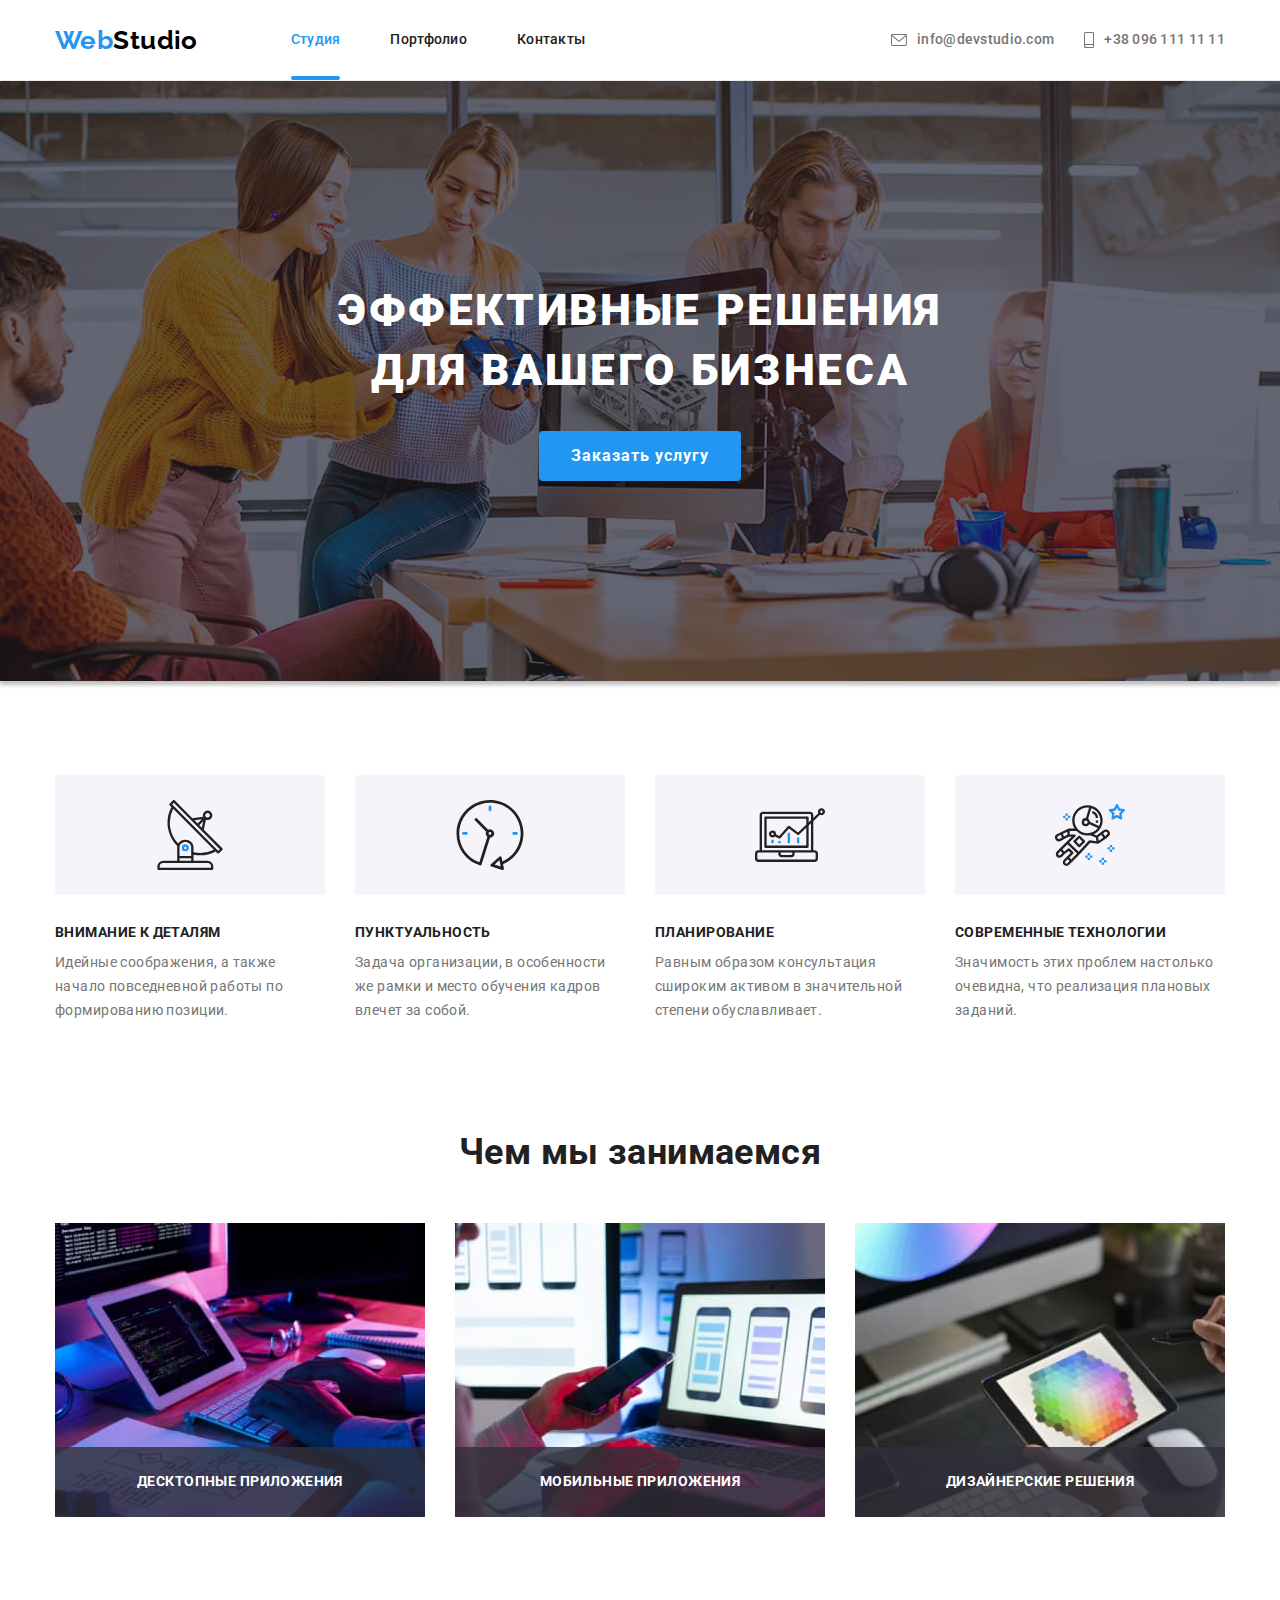
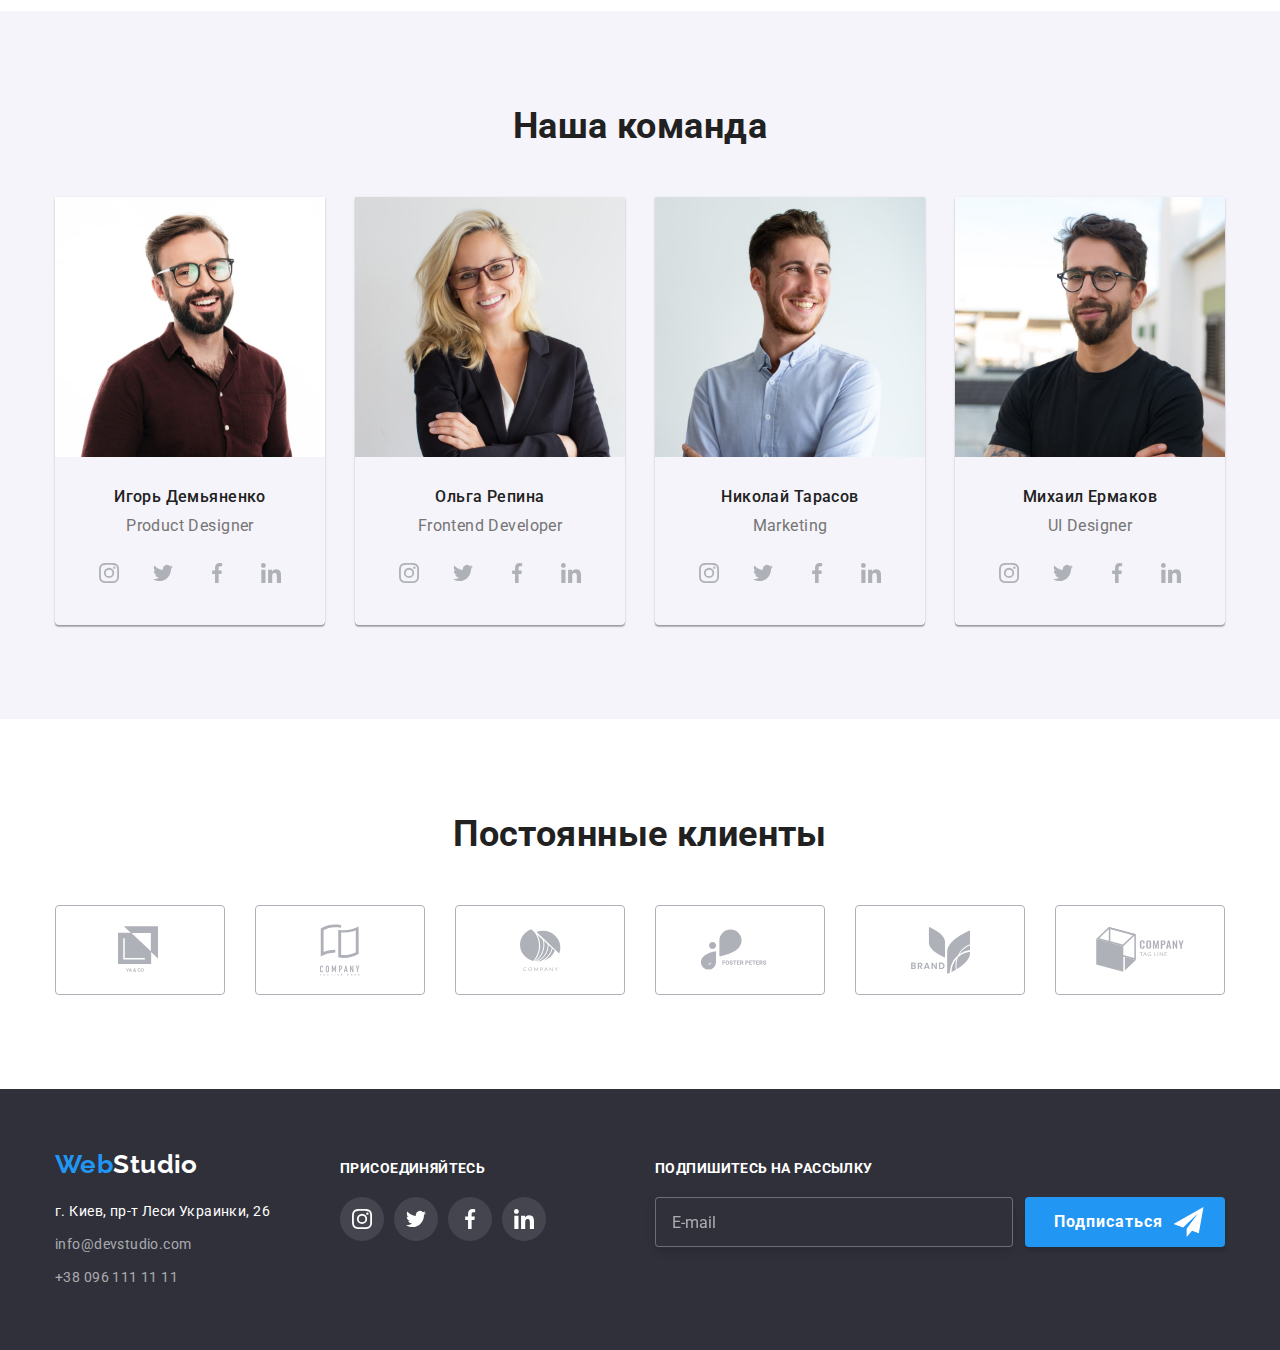
<file: index.html>
<!DOCTYPE html>
<html lang="ru">

<head>
  <meta charset="UTF-8" />
  <meta name="viewport" content="width=device-width, initial-scale=1.0" />
  <title>Document</title>
  <link rel="stylesheet"
    href="https://cdnjs.cloudflare.com/ajax/libs/modern-normalize/1.0.0/modern-normalize.min.css" />
  <link rel="preconnect" href="https://fonts.gstatic.com" />
  <link href="https://fonts.googleapis.com/css2?family=Raleway:wght@700&family=Roboto:wght@400;500;700;900&display=swap"
    rel="stylesheet" />
  <link rel="stylesheet" href="./css/main.min.css" />
</head>

<body>
  <header class="header">
    <div class="container header__container">
      <a class="logo" href="./index.html"><span>Web</span>Studio</a>
      <nav>
        <ul class="header-nav">
          <li class="header-nav__item">
            <a class="header-nav__page header-nav__page--current" href="./index.html">Студия</a>
          </li>
          <li class="header-nav__item">
            <a class="header-nav__page " href="./page1.html">Портфолио</a>
          </li>
          <li class="header-nav__item">
            <a class="header-nav__page " href="#">Контакты</a>
          </li>
        </ul>
      </nav>
      <ul class="header-kontakt">
        <li class="header-kontakt__subject">
          <a class="header-kontakt__link" href="mailto:info@devstudio.com">
            <svg class="header-kontakt__icon" height="12" width="16">
              <use href="./Images/symbol-defs.svg#icon-envelope"></use>
            </svg>
            info@devstudio.com
          </a>
        </li>
        <li class="header-kontakt__subject">
          <a class="header-kontakt__link" href="tel:+380961111111">
            <svg class="header-kontakt__icon" height="16" width="10">
              <use href="./Images/symbol-defs.svg#icon-smartphone"></use>
            </svg>
            +38 096 111 11 11
          </a>
        </li>
      </ul>
    </div>
  </header>
  <main>
    <section class="hero">
      <div class="container">
        <h1 class="hero__title">
          Эффективные решения<br />
          для вашего бизнеса
        </h1>
        <button data-modal-open class="hero__button" type="button">Заказать услугу</button>
      </div>
    </section>

    <section class="studio">
      <div class="container">
        <h2 class="studio--hidden">Наши преимущества</h2>
        <ul class="studio__list">
          <li class="studio__text studio__ikon-group">
            <h3 class="studio__caption">Внимание к деталям</h3>
            <p class="studio__content">
              Идейные соображения, а также начало повседневной работы по
              формированию позиции.
            </p>
          </li>
          <li class="studio__text studio__ikon-clock">
            <h3 class="studio__caption">Пунктуальность</h3>
            <p class="studio__content">
              Задача организации, в особенности же рамки и место обучения
              кадров влечет за собой.
            </p>
          </li>
          <li class="studio__text studio__ikon-diagram">
            <h3 class="studio__caption">Планирование</h3>
            <p class="studio__content">
              Равным образом консультация сшироким активом в значительной
              степени обуславливает.
              </p>
          </li>
          <li class="studio__text studio__ikon-astro">
            <h3 class="studio__caption">Современные технологии</h3>
            <p class="studio__content">
              Значимость этих проблем настолько очевидна, что реализация
              плановых заданий.
            </p>
          </li>
        </ul>
      </div>
    </section>
    <section class="works">
      <div class="container">
        <h2>Чем мы занимаемся</h2>
        <ul class="works__product">
          <li class="works__pictures">
            <img src="./Images/box1.jpg " alt="работа на компьютере" width="370" />
            <a class="works__link" href="">
              <h3 class="works__caption">Десктопные приложения</h3>
            </a>
          </li>
          <li class="works__pictures">
            <img src="./Images/box2.jpg" alt="работа за ноутбуком" width="370" />
            <a class="works__link" href="">
              <h3 class="works__caption">Мобильные приложения</h3>
            </a>
          </li>
          <li class="works__pictures">
            <img src="./Images/box3.jpg" alt="работа с планшетом" width="370" />
            <a class="works__link" href="">
              <h3 class="works__caption">Дизайнерские решения</h3>
            </a>
          </li>
        </ul>
      </div>
    </section>
    <section class="foto">
      <div class="container">
        <h2>Наша команда</h2>
        <ul class="foto__comand">
          <li class="foto__person">
            <img src="./Images/img4.jpg " alt="фото человека 1" width="270" />
            <h3 class="foto__caption">Игорь Демьяненко</h3>
            <p class="foto__content">Product Designer</p>


            <ul class="social-net">
              <li class="social-net__list">
                <a class="social-net__link" href="https://www.instagram.com/">
                  <svg class="social-net__ikon">
                    <use href="./Images/symbol-defs.svg#icon-instagram"></use>
                  </svg>
                </a>
              </li>
              <li class="social-net__list">
                <a class="social-net__link" href="https://twitter.com/">
                  <svg class="social-net__ikon">
                    <use href="./Images/symbol-defs.svg#icon-twitter"></use>
                  </svg>
                </a>
              </li>
              <li class="social-net__list">
                <a class="social-net__link" href="https://www.facebook.com/">
                  <svg class="social-net__ikon">
                    <use href="./Images/symbol-defs.svg#icon-facebook"></use>
                  </svg>
                </a>
              </li>
              <li class="social-net__list">
                <a class="social-net__link" href="https://www.linkedin.com/">
                  <svg class="social-net__ikon">
                    <use href="./Images/symbol-defs.svg#icon-linkedin"></use>
                  </svg>
                </a>
              </li>
            </ul>


          </li>
          <li class="foto__person">
            <img src="./Images/img5.jpg " alt="фото человека 2" width="270" />
            <h3 class="foto__caption">Ольга Репина</h3>
            <p class="foto__content">Frontend Developer</p>
            <ul class="social-net">
              <li class="social-net__list">
                <a class="social-net__link" href="https://www.instagram.com/">
                  <svg class="social-net__ikon">
                    <use href="./Images/symbol-defs.svg#icon-instagram"></use>
                  </svg>
                </a>
              </li>
              <li class="social-net__list">
                <a class="social-net__link" href="https://twitter.com/">
                  <svg class="social-net__ikon">
                    <use href="./Images/symbol-defs.svg#icon-twitter"></use>
                  </svg>
                </a>
              </li>
              <li class="social-net__list">
                <a class="social-net__link" href="https://www.facebook.com/">
                  <svg class="social-net__ikon">
                    <use href="./Images/symbol-defs.svg#icon-facebook"></use>
                  </svg>
                </a>
              </li>
              <li class="social-net__list">
                <a class="social-net__link" href="https://www.linkedin.com/">
                  <svg class="social-net__ikon">
                    <use href="./Images/symbol-defs.svg#icon-linkedin"></use>
                  </svg>
                </a>
              </li>
            </ul>
          </li>
          <li class="foto__person">
            <img src="./Images/img6.jpg" alt="фото человека 3" width="270" />
            <h3 class="foto__caption">Николай Тарасов</h3>
            <p class="foto__content">Marketing</p>
            <ul class="social-net">
              <li class="social-net__list">
                <a class="social-net__link" href="https://www.instagram.com/">
                  <svg class="social-net__ikon">
                    <use href="./Images/symbol-defs.svg#icon-instagram"></use>
                  </svg>
                </a>
              </li>
              <li class="social-net__list">
                <a class="social-net__link" href="https://twitter.com/">
                  <svg class="social-net__ikon">
                    <use href="./Images/symbol-defs.svg#icon-twitter"></use>
                  </svg>
                </a>
              </li>
              <li class="social-net__list">
                <a class="social-net__link" href="https://www.facebook.com/">
                  <svg class="social-net__ikon">
                    <use href="./Images/symbol-defs.svg#icon-facebook"></use>
                  </svg>
                </a>
              </li>
              <li class="social-net__list">
                <a class="social-net__link" href="https://www.linkedin.com/">
                  <svg class="social-net__ikon">
                    <use href="./Images/symbol-defs.svg#icon-linkedin"></use>
                  </svg>
                </a>
              </li>
            </ul>
          </li>
          <li class="foto__person">
            <img src="./Images/img7.jpg" alt="фото человека 4" width="270" />
            <h3 class="foto__caption">Михаил Ермаков</h3>
            <p class="foto__content">UI Designer</p>
            <ul class="social-net">
              <li class="social-net__list">
                <a class="social-net__link" href="https://www.instagram.com/">
                  <svg class="social-net__ikon">
                    <use href="./Images/symbol-defs.svg#icon-instagram"></use>
                  </svg>
                </a>
              </li>
              <li class="social-net__list">
                <a class="social-net__link" href="https://twitter.com/">
                  <svg class="social-net__ikon">
                    <use href="./Images/symbol-defs.svg#icon-twitter"></use>
                  </svg>
                </a>
              </li>
              <li class="social-net__list">
                <a class="social-net__link" href="https://www.facebook.com/">
                  <svg class="social-net__ikon">
                    <use href="./Images/symbol-defs.svg#icon-facebook"></use>
                  </svg>
                </a>
              </li>
              <li class="social-net__list">
                <a class="social-net__link" href="https://www.linkedin.com/">
                  <svg class="social-net__ikon">
                    <use href="./Images/symbol-defs.svg#icon-linkedin"></use>
                  </svg>
                </a>
              </li>
            </ul>
          </li>
        </ul>
      </div>
    </section>
    <section class="client">
      <div class="container">
        <h2>Постоянные клиенты</h2>
        <ul class="client__list">
          <li class="client__name">
            <a class="client__item" href="">
              <svg class="client__logo" height="49.2" width="44.2">
                <use href="./Images/symbol-defs.svg#icon-logo-1"></use>
              </svg>
            </a>
          </li>
          <li class="client__name">
            <a class="client__item" href="">
              <svg class="client__logo" height="52" width="40">
                <use href="./Images/symbol-defs.svg#icon-logo-2"></use>
              </svg>
            </a>
          </li>
          <li class="client__name">
            <a class="client__item" href="">
              <svg class="client__logo" height="42.6" width="41">
                <use href="./Images/symbol-defs.svg#icon-logo-3"></use>
              </svg>
            </a>
          </li>
          <li class="client__name">
            <a class="client__item" href="">
              <svg class="client__logo" height="42" width="79.6">
                <use href="./Images/symbol-defs.svg#icon-logo-4"></use>
              </svg>
            </a>
          </li>
          <li class="client__name">
            <a class="client__item" href="">
              <svg class="client__logo" height="47" width="59">
                <use href="./Images/symbol-defs.svg#icon-logo-5"></use>
              </svg>
            </a>
          </li>
          <li class="client__name">
            <a class="client__item" href="">
              <svg class="client__logo" height="45.4" width="88.4">
                <use href="./Images/symbol-defs.svg#icon-logo-6"></use>
              </svg>
            </a>
          </li>
        </ul>
      </div>
    </section>
  </main>
  <footer class="footer">
    <div class="container footer__container">
      <address>
        <a class="logo footer__logo" href="./index.html"><span>Web</span>Studio</a>
        <ul class="footer-kontakt">
          <li class="footer-kontakt__list">
            <a class="footer-kontakt__link--other" href="https://www.google.com.ua/maps/@50.401699,30.2525114,10z?hl=ru&authuser=0">
              г.
              Киев, пр-т Леси
              Украинки, 26</a>
          </li>
          <li class="footer-kontakt__list">
            <a class="footer-kontakt__link" href="mailto:info@devstudio.com">info@devstudio.com</a>
          </li>
          <li class="footer-kontakt__list">
            <a class="footer-kontakt__link" href="tel:+380961111111">+38 096 111 11 11</a>
          </li>
        </ul>
      </address>
      <div class="footer-attach">
        <p class="footer-attach__text">присоединяйтесь</p>
        <ul class="social-net footer__social-net">
          <li class="social-net__list ">
            <a class="social-net__link social-net__link--inverse" href="https://www.instagram.com/">
              <svg class="social-net__ikon">
                <use href="./Images/symbol-defs.svg#icon-instagram"></use>
              </svg>
            </a>
          </li>
          <li class="social-net__list  ">
            <a class="social-net__link social-net__link--inverse " href="https://twitter.com/">
              <svg class="social-net__ikon">
                <use href="./Images/symbol-defs.svg#icon-twitter"></use>
              </svg>
            </a>
          </li>
          <li class="social-net__list ">
            <a class="social-net__link social-net__link--inverse" href="https://www.facebook.com/">
              <svg class="social-net__ikon">
                <use href="./Images/symbol-defs.svg#icon-facebook"></use>
              </svg>
            </a>
          </li>
          <li class="social-net__list  ">
            <a class="social-net__link social-net__link--inverse" href="https://www.linkedin.com/">
              <svg class="social-net__ikon">
                <use href="./Images/symbol-defs.svg#icon-linkedin"></use>
              </svg>
            </a>
          </li>
        </ul>
      </div>
      <div class="footer-forma">
        <p class="footer-forma__text">Подпишитесь на рассылку</p>
        <form class="footer-forma__list">
          <label for="email">
            <input class="footer-forma__label" type="email" name="mail" id="email" placeholder="E-mail" />
          </label>
          <button class="footer-forma__button" type="submit">Подписаться
            <svg class="footer-forma__button-ikon" height="30" width="31">
              <use href="./Images/symbol-defs.svg#icon-icon-send">
              </use>
            </svg>
          </button>
        </form>
      </div>
    </div>
  </footer>

  <div class="backdrop is-hidden " data-modal>
    <div class="modal">
      <button class=" modal__button--close" data-modal-close type="button">
        <svg height="11" width="11">
          <use href="./Images/symbol-defs.svg#icon-Vector"></use>
        </svg>
      </button>

      <form class="form-modal" autocomplete="off">
        <h3 class="form-modal__caption">
          Оставьте свои данные, мы вам перезвоним
        </h3>
        <div class="form-modal__field">
          <label class="form-modal__label" for="name">Имя</label>
          <div class="form-modal__input">
            <input class="form-modal__position" type="text" name="name" id="name" />
            <svg class="form-modal__ikon" height="18" width="18">
              <use href="./Images/symbol-defs.svg#icon-person"></use>
            </svg>
          </div>
        </div>
        <div class="form-modal__field">
          <label class="form-modal__label" for="tel">Телефон</label>
          <div class="form-modal__input">
            <input class="form-modal__position" type="text" name="tel" id="tel" />
            <svg class="form-modal__ikon" height="18" width="18">
              <use href="./Images/symbol-defs.svg#icon-phone"></use>
            </svg>
          </div>
        </div>
        <div class="form-modal__field">
          <label class="form-modal__label" for="mail">Почта</label>
          <div class="form-modal__input">
            <input class="form-modal__position" type="email" name="mail" id="mail" />
            <svg class="form-modal__ikon" height="18" width="18">
              <use href="./Images/symbol-defs.svg#icon-email"></use>
            </svg>
          </div>
        </div>
        <div class="form-modal__field form-modal__field--last">
          <label class="form-modal__label" for="comment">Комментарий </label>
          <textarea class="form-modal__textarea" name="comment" id="comment" rows="11"
            placeholder="Введите текст"> </textarea>
        </div>

        <label class="form-modal__check">
          <input class="form-modal__checkbox form-modal__checkbox--hidden" type="checkbox" name="agreement" value="agreeme">
          <span class="form-modal__castomcheck"></span>
          <span class="form-modal__agreeme">Соглашаюсь с рассылкой и принимаю</span>
          <a class="form-modal__contract" href="#">Условия договора</a>
        </label>
        <button class="button form-modal__button" type="submit">Отправить </button>
      </form>
    </div>
  </div>
  <script src="./js/modal.js"></script>
</body>

</html>
</file>
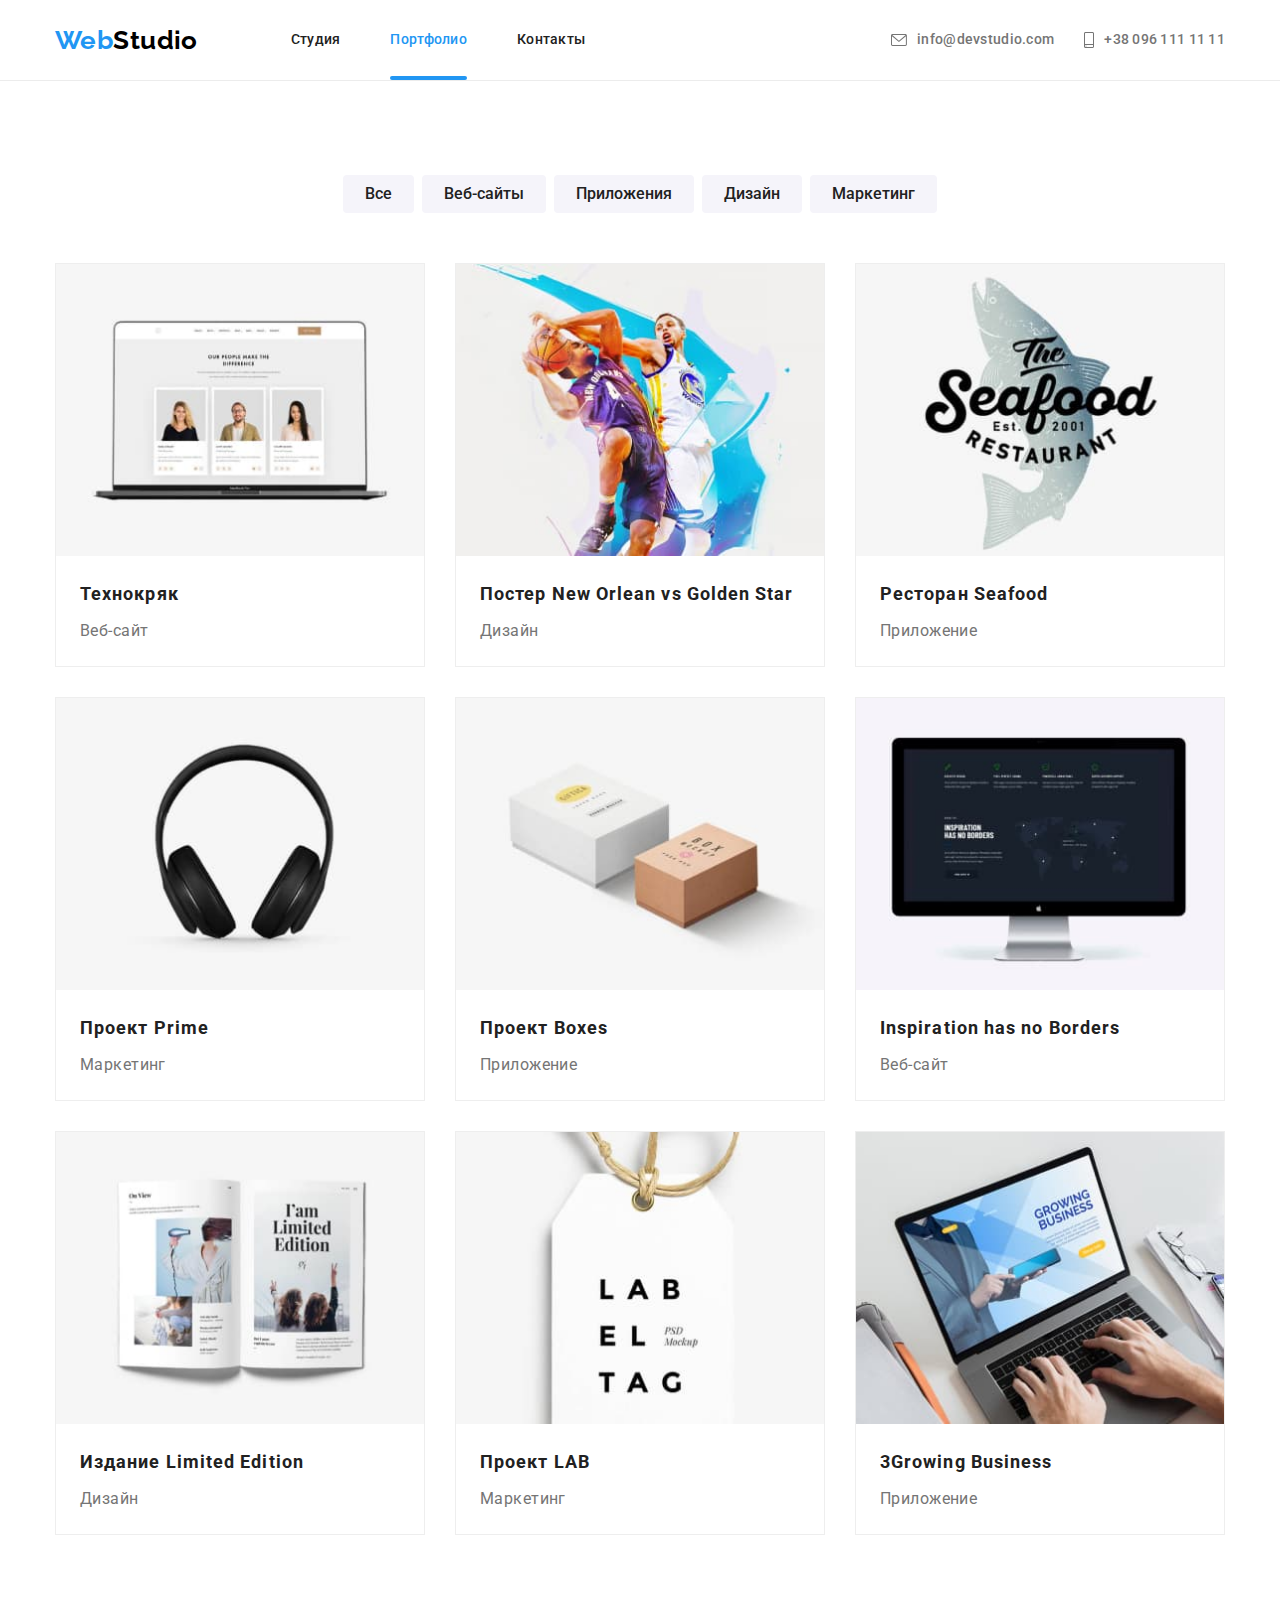
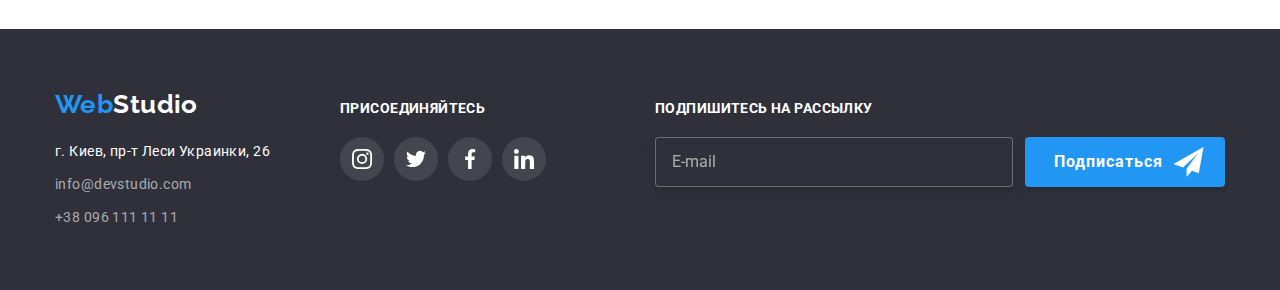
<file: page1.html>
<!DOCTYPE html>
<html lang="ru">
<head>
  <meta charset="UTF-8" />
  <meta name="viewport" content="width=device-width, initial-scale=1.0" />
  <title>Document</title>
  <link rel="stylesheet"
    href="https://cdnjs.cloudflare.com/ajax/libs/modern-normalize/1.0.0/modern-normalize.min.css" />
  <link rel="preconnect" href="https://fonts.gstatic.com" />
  <link href="https://fonts.googleapis.com/css2?family=Raleway:wght@700&family=Roboto:wght@400;500;700;900&display=swap"
    rel="stylesheet" />
  <link rel="stylesheet" href="./css/main.min.css" />
</head>

<body>
  <header class="header">
    <div class="container header__container">
      <a class="logo" href="./index.html"><span>Web</span>Studio</a>
      <nav>
        <ul class="header-nav">
          <li class="header-nav__item">
            <a class="header-nav__page " href="./index.html">Студия</a>
          </li>
          <li class="header-nav__item">
            <a class="header-nav__page header-nav__page--current" href="./page1.html">Портфолио</a>
          </li>
          <li class="header-nav__item">
            <a class="header-nav__page " href="#">Контакты</a>
          </li>
        </ul>
      </nav>
      <ul class="header-kontakt">
        <li class="header-kontakt__subject">
          <a class="header-kontakt__link" href="mailto:info@devstudio.com">
            <svg class="header-kontakt__icon" height="12" width="16">
              <use href="./Images/symbol-defs.svg#icon-envelope"></use>
            </svg>
            info@devstudio.com
          </a>
        </li>
        <li class="header-kontakt__subject">
          <a class="header-kontakt__link" href="tel:+380961111111">
            <svg class="header-kontakt__icon" height="16" width="10">
              <use href="./Images/symbol-defs.svg#icon-smartphone"></use>
            </svg>
            +38 096 111 11 11
          </a>
        </li>
      </ul>
    </div>
  </header>
  <main>
    <section class="portfolio">
      <div class="container">
        <h2 class="portfolio--hidden">Портфолио</h2>
        <ul class="portfolio-button">
          <li class="portfolio-button__set">
            <button class="portfolio-button__link" type="button">Все</button>
          </li>
          <li class="portfolio-button__set">
            <button class="portfolio-button__link" type="button">Веб-сайты</button>
          </li>
          <li class="portfolio-button__set">
            <button class="portfolio-button__link" type="button">Приложения</button>
          </li>
          <li class="portfolio-button__set">
            <button class="portfolio-button__link" type="button">Дизайн</button>
          </li>
          <li class="portfolio-button__set">
            <button class="portfolio-button__link" type="button">Маркетинг</button>
          </li>
        </ul>
        <ul class="portfolio-image">
          <li class="portfolio-image__part">
            <a  href="#"> 
           <div class="portfolio-image__cards">
            <img src="./Images/img8.jpg " alt="лептоп" width="370" /> 
            <p class="portfolio-image__content-cards">
              Технокряк это современная площадка
              распространения коронавируса.
              Компании используют эту платформу для
              цифрового шпионажа
              и атак на защищённые сервера конкурентов.</p>
            </div>
            <div class="image-name">
              <h3 class="image-name__caption" >Технокряк</h3>
              <p class="image-name__content">Веб-сайт</p>
            </div>
            
          </a>
          </li>
          <li class="portfolio-image__part">
            <a href="#"> 
              <div class="portfolio-image__cards"> 
            <img src="./Images/img9.jpg " alt="баскетболисты" width="370" />
            <p class="portfolio-image__content-cards">
              Технокряк это современная площадка
              распространения коронавируса.
              Компании используют эту платформу для
              цифрового шпионажа
              и атак на защищённые сервера конкурентов.</p>
            </div>
            <div class="image-name">
              <h3 class="image-name__caption">Постер New Orlean vs Golden Star</h3>
              <p class="image-name__content">Дизайн</p>
            </div>
          </a>
          </li>
          <li class="portfolio-image__part">
            <a href="#">
              <div class="portfolio-image__cards"> 
            <img src="./Images/img10.jpg " alt="лого рыба" width="370" />
            <p class="portfolio-image__content-cards">
              Технокряк это современная площадка
              распространения коронавируса.
              Компании используют эту платформу для
              цифрового шпионажа
              и атак на защищённые сервера конкурентов.</p>
            </div>
            <div class="image-name">
              <h3 class="image-name__caption">Ресторан Seafood</h3>
              <p class="image-name__content">Приложение</p>
            </div>
          </a>
          </li>
          <li class="portfolio-image__part">
            <a href="#">
              <div class="portfolio-image__cards"> 
            <img src="./Images/img11.jpg " alt="наушники" width="370" />
            <p class="portfolio-image__content-cards">
              Технокряк это современная площадка
              распространения коронавируса.
              Компании используют эту платформу для
              цифрового шпионажа
              и атак на защищённые сервера конкурентов.</p>
            </div>
            <div class="image-name">
              <h3 class="image-name__caption">Проект Prime</h3>
              <p class="image-name__content">Маркетинг</p>
            </div>
          </a>
          </li>
          <li class="portfolio-image__part">
            <a href="#">
              <div class="portfolio-image__cards"> 
            <img src="./Images/img12.jpg " alt="коробочки" width="370" />
            <p class="portfolio-image__content-cards">
              Технокряк это современная площадка
              распространения коронавируса.
              Компании используют эту платформу для
              цифрового шпионажа
              и атак на защищённые сервера конкурентов.</p>
            </div>
            <div class="image-name">
              <h3 class="image-name__caption">Проект Boxes</h3>
              <p class="image-name__content"> Приложение</p>
            </div>
          </a>
          </li>
          <li class="portfolio-image__part">
            <a href="#">
              <div class="portfolio-image__cards"> 
            <img src="./Images/img13.jpg " alt="монитор" width="370" />
            <p class="portfolio-image__content-cards">
              Технокряк это современная площадка
              распространения коронавируса.
              Компании используют эту платформу для
              цифрового шпионажа
              и атак на защищённые сервера конкурентов.</p>
            </div>
            <div class="image-name">
              <h3 class="image-name__caption">Inspiration has no Borders</h3>
              <p class="image-name__content">Веб-сайт</p>
            </div>
          </a>
          </li>
          <li class="portfolio-image__part">
            <a href="#">
              <div class="portfolio-image__cards"> 
            <img src="./Images/img14.jpg " alt="разворот журнала" width="370" />
            <p class="portfolio-image__content-cards">
              Технокряк это современная площадка
              распространения коронавируса.
              Компании используют эту платформу для
              цифрового шпионажа
              и атак на защищённые сервера конкурентов.</p>
            </div>
            <div class="image-name">
              <h3 class="image-name__caption">Издание Limited Edition</h3>
              <p class="image-name__content">Дизайн</p>
            </div>
          </a>
          </li>
          <li class="portfolio-image__part">
            <a href="#">
              <div class="portfolio-image__cards"> 
            <img src="./Images/img15.jpg " alt="лейбла" width="370" />
            <p class="portfolio-image__content-cards">
              Технокряк это современная площадка
              распространения коронавируса.
              Компании используют эту платформу для
              цифрового шпионажа
              и атак на защищённые сервера конкурентов.</p>
            </div>
            <div class="image-name">
              <h3 class="image-name__caption">Проект LAB</h3>
              <p class="image-name__content">Маркетинг</p>
            </div>
          </a>
          </li>
          <li class="portfolio-image__part">
            <a href="#">
              <div class="portfolio-image__cards"> 
            <img src="./Images/img16.jpg " alt="работа на ноутбуке" width="370" />
            <p class="portfolio-image__content-cards">
              Технокряк это современная площадка
              распространения коронавируса.
              Компании используют эту платформу для
              цифрового шпионажа
              и атак на защищённые сервера конкурентов.</p>
            </div>
            <div class="image-name">
              <h3 class="image-name__caption" >3Growing Business</h3>
              <p class="image-name__content">Приложение</p>
            </div>
          </a>
          </li>
        </ul>
      </div>
    </section>
  </main>
  <footer class="footer">
    <div class="container footer__container">
      <address>
        <a class="logo footer__logo" href="./index.html"><span>Web</span>Studio</a>
        <ul class="footer-kontakt">
          <li class="footer-kontakt__list">
            <a class="footer-kontakt__link--other" href="https://www.google.com.ua/maps/@50.401699,30.2525114,10z?hl=ru&authuser=0">
              г.
              Киев, пр-т Леси
              Украинки, 26</a>
          </li>
          <li class="footer-kontakt__list">
            <a class="footer-kontakt__link" href="mailto:info@devstudio.com">info@devstudio.com</a>
          </li>
          <li class="footer-kontakt__list">
            <a class="footer-kontakt__link" href="tel:+380961111111">+38 096 111 11 11</a>
          </li>
        </ul>
      </address>
      <div class="footer-attach">
        <p class="footer-attach__text">присоединяйтесь</p>
        <ul class="social-net footer__social-net">
          <li class="social-net__list ">
            <a class="social-net__link social-net__link--inverse" href="https://www.instagram.com/">
              <svg class="social-net__ikon">
                <use href="./Images/symbol-defs.svg#icon-instagram"></use>
              </svg>
            </a>
          </li>
          <li class="social-net__list  ">
            <a class="social-net__link social-net__link--inverse " href="https://twitter.com/">
              <svg class="social-net__ikon">
                <use href="./Images/symbol-defs.svg#icon-twitter"></use>
              </svg>
            </a>
          </li>
          <li class="social-net__list ">
            <a class="social-net__link social-net__link--inverse" href="https://www.facebook.com/">
              <svg class="social-net__ikon">
                <use href="./Images/symbol-defs.svg#icon-facebook"></use>
              </svg>
            </a>
          </li>
          <li class="social-net__list  ">
            <a class="social-net__link social-net__link--inverse" href="https://www.linkedin.com/">
              <svg class="social-net__ikon">
                <use href="./Images/symbol-defs.svg#icon-linkedin"></use>
              </svg>
            </a>
          </li>
        </ul>
      </div>
      <div class="footer-forma">
        <p class="footer-forma__text">Подпишитесь на рассылку</p>
        <form class="footer-forma__list">
          <label for="email">
            <input class="footer-forma__label" type="email" name="mail" id="email" placeholder="E-mail" />
          </label>
          <button class="footer-forma__button" type="submit">Подписаться
            <svg class="footer-forma__button-ikon" height="30" width="31">
              <use href="./Images/symbol-defs.svg#icon-icon-send">
              </use>
            </svg>
          </button>
        </form>
      </div>
    </div>
  </footer>
</body>
</html>
</file>
<file: css/main.min.css>
body{font-family:Roboto;font-style:normal;font-weight:normal;font-size:14px;line-height:1.71;letter-spacing:.03em;background:#ffffff;color:#757575;}.container{width:1200px;max-width:100%;padding-left:15px;padding-right:15px;margin-left:auto;margin-right:auto;}li{list-style:none;}a{text-decoration:none;}img{display:block;width:100%;}h2{margin-top:0;margin-bottom:50px;font-weight:bold;font-size:36px;line-height:1.17;text-align:center;color:#212121;}.hero__button,.footer-forma__button,.form-modal__button{display:-webkit-box;display:-ms-flexbox;display:flex;font-weight:bold;font-size:16px;line-height:1.87;letter-spacing:.06em;cursor:pointer;-webkit-box-align:center;-ms-flex-align:center;align-items:center;text-align:center;color:#ffffff;background:#2196f3;border:none;border-radius:4px;-webkit-box-shadow:0 4px 4px rgba(0,0,0,.15);box-shadow:0 4px 4px rgba(0,0,0,.15);}.footer-forma__text,.footer-attach__text{display:-webkit-box;display:-ms-flexbox;display:flex;padding:0;margin:0;margin-bottom:20px;font-weight:bold;font-size:14px;line-height:1.14;text-transform:uppercase;color:#ffffff;}.studio--hidden,.form-modal__checkbox--hidden,.portfolio--hidden{position:absolute;clip:rect(0 0 0 0);width:1px;height:1px;margin:-1px;}.header{border-bottom:1px solid #ececec;-webkit-box-sizing:border-box;box-sizing:border-box;}.header__container{display:-webkit-box;display:-ms-flexbox;display:flex;-webkit-box-align:center;-ms-flex-align:center;align-items:center;}.header-nav{display:-webkit-box;display:-ms-flexbox;display:flex;padding:0;margin:0;}.header-nav__item:not(:last-child){margin-right:50px;}.header-nav__item{position:relative;display:-webkit-box;display:-ms-flexbox;display:flex;cursor:pointer;font-weight:500;font-size:14px;line-height:1.14;letter-spacing:.02em;text-align:center;-webkit-transition:color 250ms cubic-bezier(.4,0,.2,1);transition:color 250ms cubic-bezier(.4,0,.2,1);}.header-nav__page{padding-top:32px;padding-bottom:32px;color:#212121;}.header-nav__page:hover,.header-nav__page:focus{color:#2196f3;}.header-nav__page--current::after{position:absolute;content:"";bottom:0;display:block;margin:0;min-width:100%;height:4px;border-radius:2px;background-position:bottom;background-color:#2196f3;}.header-nav__page--current{color:#2196f3;}.header-kontakt{display:-webkit-box;display:-ms-flexbox;display:flex;padding:0;margin:0;margin-left:auto;}.header-kontakt__subject:not(:last-child){margin-right:30px;}.header-kontakt__subject{cursor:pointer;font-weight:500;font-size:14px;line-height:1.14;letter-spacing:.02em;text-align:center;-webkit-transition:color 250ms cubic-bezier(.4,0,.2,1);transition:color 250ms cubic-bezier(.4,0,.2,1);}.header-kontakt__link{display:-webkit-box;display:-ms-flexbox;display:flex;padding-top:32px;padding-bottom:32px;-webkit-box-align:center;-ms-flex-align:center;align-items:center;color:#757575;fill:#757575;}.header-kontakt__link:hover,.header-kontakt__link:focus{color:#2196f3;fill:#2196f3;}.header-kontakt__icon{margin-right:10px;}.logo{display:-webkit-box;display:-ms-flexbox;display:flex;margin-right:93px;font-family:Raleway;font-weight:bold;font-size:26px;line-height:1.19;color:#000000;}.logo>span{color:#2196f3;}.hero{padding-top:200px;padding-bottom:200px;max-width:1600px;height:600px;margin-left:auto;margin-right:auto;background-color:#c4c4c4;background-position:center;background-size:auto;background-image:-webkit-gradient(linear,left top,left bottom,from(rgba(47,48,58,.4)),to(rgba(47,48,58,.4))),url(../Images/hero.jpg);background-image:linear-gradient(rgba(47,48,58,.4),rgba(47,48,58,.4)),url(../Images/hero.jpg);-webkit-box-shadow:0 4px 4px rgba(0,0,0,.25);box-shadow:0 4px 4px rgba(0,0,0,.25);}.hero__title{margin:0 0 30px;font-weight:900;font-size:44px;line-height:1.36;text-align:center;letter-spacing:.06em;color:#ffffff;text-transform:uppercase;}.hero__button{margin-left:auto;margin-right:auto;padding:10px 32px;}.studio{padding-top:94px;padding-bottom:94px;}.studio__list{display:-webkit-box;display:-ms-flexbox;display:flex;padding:0;margin-top:0;}.studio__text:not(:last-child){margin-right:30px;}.studio__text::before{display:block;content:"";height:120px;margin-bottom:30px;background-repeat:no-repeat;background-position:center;background-color:#f5f4fa;border-radius:4px;}.studio__ikon-group::before{background-image:url(../Images/Group.svg);}.studio__ikon-clock::before{background-image:url(../Images/clock.svg);}.studio__ikon-diagram::before{background-image:url(../Images/diagram.svg);}.studio__ikon-astro::before{background-image:url(../Images/astronaut.svg);}.studio__caption{margin:0;margin-bottom:10px;font-size:14px;font-weight:bold;line-height:1.14;text-transform:uppercase;color:#212121;}.studio__content{width:270px;margin:0;}.works{padding-bottom:94px;}.works__product{display:-webkit-box;display:-ms-flexbox;display:flex;padding:0;margin:0;}.works__pictures{position:relative;}.works__pictures:not(:last-child){margin-right:30px;}.works__link{position:absolute;left:0;bottom:0;width:100%;height:70px;background-color:rgba(47,48,58,.8);}.works__caption{display:-webkit-box;display:-ms-flexbox;display:flex;margin:0;padding:27px 0;font-size:14px;line-height:1.14;-webkit-box-pack:center;-ms-flex-pack:center;justify-content:center;text-transform:uppercase;color:#ffffff;}.foto{padding:94px 0;background:#f5f4fa;}.foto__comand{display:-webkit-box;display:-ms-flexbox;display:flex;padding:0;margin:0;}.foto__person{margin-right:30px;background-color:var(--main-beckground-color);-webkit-box-shadow:0 1px 3px rgba(0,0,0,.12),0 1px 1px rgba(0,0,0,.14),0 2px 1px rgba(0,0,0,.2);box-shadow:0 1px 3px rgba(0,0,0,.12),0 1px 1px rgba(0,0,0,.14),0 2px 1px rgba(0,0,0,.2);border-radius:0 0 4px 4px;}.foto__person:nth-child(4n){margin-right:0;}.foto__caption{padding-top:30px;padding-bottom:10px;margin:0;font-weight:500;font-size:16px;line-height:1.19;text-align:center;color:#212121;}.foto__content{padding-bottom:16px;margin:0;font-size:16px;line-height:1.19;text-align:center;}.social-net{display:-webkit-box;display:-ms-flexbox;display:flex;margin:0;padding:0;padding-bottom:30px;-webkit-box-pack:center;-ms-flex-pack:center;justify-content:center;}.social-net__list:not(:last-child){margin-right:10px;}.social-net__link{display:-webkit-box;display:-ms-flexbox;display:flex;height:44px;width:44px;border-radius:50%;-webkit-box-align:center;-ms-flex-align:center;align-items:center;-webkit-box-pack:center;-ms-flex-pack:center;justify-content:center;fill:#afb1b8;-webkit-transition:background-color 250ms cubic-bezier(.4,0,.2,1),fill 250ms cubic-bezier(.4,0,.2,1);transition:background-color 250ms cubic-bezier(.4,0,.2,1),fill 250ms cubic-bezier(.4,0,.2,1);}.social-net__link:hover,.social-net__link:focus{background-color:#2196f3;fill:#ffffff;}.social-net__ikon{display:-webkit-box;display:-ms-flexbox;display:flex;height:20px;width:20px;}.client{padding-top:94px;padding-bottom:94px;}.client__list{display:-webkit-box;display:-ms-flexbox;display:flex;padding:0;margin:0;-webkit-box-pack:center;-ms-flex-pack:center;justify-content:center;}.client__name:not(:last-child){margin-right:30px;}.client__item{display:-webkit-inline-box;display:-ms-inline-flexbox;display:inline-flex;width:170px;height:90px;-webkit-box-align:center;-ms-flex-align:center;align-items:center;-webkit-box-pack:center;-ms-flex-pack:center;justify-content:center;border:1px solid #afb1b8;-webkit-box-sizing:border-box;box-sizing:border-box;border-radius:4px;fill:#afb1b8;-webkit-transition:border-color 250ms cubic-bezier(.4,0,.2,1),fill 250ms cubic-bezier(.4,0,.2,1);transition:border-color 250ms cubic-bezier(.4,0,.2,1),fill 250ms cubic-bezier(.4,0,.2,1);}.client__logo{display:-webkit-box;display:-ms-flexbox;display:flex;}.client__item:focus,.client__item:hover{border-color:#2196f3;fill:#2196f3;}.footer{background-color:#2f303a;}.footer__container{display:-webkit-box;display:-ms-flexbox;display:flex;-webkit-box-align:baseline;-ms-flex-align:baseline;align-items:baseline;padding-top:60px;padding-bottom:60px;}.footer-kontakt{padding:0;margin:0;-webkit-box-align:center;-ms-flex-align:center;align-items:center;}.footer-kontakt__list:not(:last-child){margin-bottom:9px;}.footer-kontakt__link--other{font-style:normal;color:#ffffff;}.footer-kontakt__link{font-style:normal;color:rgba(255,255,255,.6);}.footer-forma{margin-left:auto;}.footer-forma__list{display:-webkit-box;display:-ms-flexbox;display:flex;margin:0;padding:0;}.footer-forma__label{width:358px;height:50px;padding-left:16px;margin:0;font-size:16px;line-height:1.25;color:rgba(255,255,255,.6);border:1px solid rgba(255,255,255,.3);border-radius:4px;-webkit-box-sizing:border-box;box-sizing:border-box;-webkit-filter:drop-shadow(0 4px 4px rgba(0,0,0,.15));filter:drop-shadow(0 4px 4px rgba(0,0,0,.15));background-color:#2f303a;}.footer-forma__label::-webkit-input-placeholder{font-size:16px;line-height:1.25;color:rgba(255,255,255,.6);}.footer-forma__label:-ms-input-placeholder{font-size:16px;line-height:1.25;color:rgba(255,255,255,.6);}.footer-forma__label::-ms-input-placeholder{font-size:16px;line-height:1.25;color:rgba(255,255,255,.6);}.footer-forma__label::placeholder{font-size:16px;line-height:1.25;color:rgba(255,255,255,.6);}.footer-forma__button{height:50px;width:200px;margin-left:12px;padding:10px 10px 10px 29px;}.footer-forma__button-ikon{margin-left:10px;}.backdrop{position:fixed;top:0;width:100%;height:100%;background-color:rgba(0,0,0,.2);opacity:1;-webkit-transition:opacity 250ms cubic-bezier(.4,0,.2,1);transition:opacity 250ms cubic-bezier(.4,0,.2,1);}.backdrop.is-hidden{opacity:0;pointer-events:none;}.backdrop.is-hidden .modal{-webkit-transform:translate(-50%,-50%) scale3d(.5,.5,.2);transform:translate(-50%,-50%) scale3d(.5,.5,.2);}.modal{position:absolute;max-height:581px;max-width:528px;top:50%;left:50%;overflow:visible;border-radius:4px;-webkit-box-shadow:0 1px 3px rgba(0,0,0,.12),0 1px 1px rgba(0,0,0,.14),0 2px 1px rgba(0,0,0,.2);box-shadow:0 1px 3px rgba(0,0,0,.12),0 1px 1px rgba(0,0,0,.14),0 2px 1px rgba(0,0,0,.2);background-color:#ffffff;-webkit-transform:translate(-50%,-50%) scale3d(1,1,1);transform:translate(-50%,-50%) scale3d(1,1,1);-webkit-transition:-webkit-transform 250ms cubic-bezier(.4,0,.2,1);transition:-webkit-transform 250ms cubic-bezier(.4,0,.2,1);transition:transform 250ms cubic-bezier(.4,0,.2,1);transition:transform 250ms cubic-bezier(.4,0,.2,1),-webkit-transform 250ms cubic-bezier(.4,0,.2,1);}.modal__button--close{margin-top:8px;margin-right:8px;margin-left:490px;padding:0;width:30px;height:30px;cursor:pointer;-webkit-box-pack:center;-ms-flex-pack:center;justify-content:center;-webkit-box-align:center;-ms-flex-align:center;align-items:center;background-color:#ffffff;-webkit-box-sizing:border-box;box-sizing:border-box;border:1px solid rgba(0,0,0,.1);border-radius:50%;fill:#000000;-webkit-transition:fill 250ms cubic-bezier(.4,0,.2,1);transition:fill 250ms cubic-bezier(.4,0,.2,1);}.modal__button--close:hover,.modal__button--close:focus-within{fill:#2196f3;}.footer__logo{margin:0;margin-bottom:20px;font-style:normal;color:#ffffff;}.footer-attach{margin-left:70px;}.footer__social-net{padding:0;}.social-net__link--inverse{fill:#ffffff;background-color:rgba(255,255,255,.1);-webkit-transition:background-color 250ms cubic-bezier(.4,0,.2,1);transition:background-color 250ms cubic-bezier(.4,0,.2,1);}.form-modal{max-width:448px;margin-left:auto;margin-right:auto;padding:0;}.form-modal__caption{margin-top:2px;margin-bottom:12px;font-weight:bold;font-size:20px;line-height:1.15;text-align:center;color:#212121;}.form-modal__field{display:-webkit-box;display:-ms-flexbox;display:flex;-webkit-box-orient:vertical;-webkit-box-direction:normal;-ms-flex-direction:column;flex-direction:column;margin-bottom:10px;font-size:12px;line-height:1.17;letter-spacing:.01em;color:#757575;}.form-modal__field--last{margin-bottom:20px;}.form-modal__label{margin-bottom:4px;}.form-modal__position{width:100%;height:40px;padding-left:42px;border:1px solid rgba(33,33,33,.2);-webkit-box-sizing:border-box;box-sizing:border-box;border-radius:4px;-webkit-transition:border-color 250ms cubic-bezier(.4,0,.2,1);transition:border-color 250ms cubic-bezier(.4,0,.2,1);}.form-modal__position:hover,.form-modal__textarea:hover,.form-modal__position:focus-within,.form-modal__textarea:focus-within{border-color:#2196f3;}.form-modal__input{position:relative;-webkit-transition:fill 250ms cubic-bezier(.4,0,.2,1);transition:fill 250ms cubic-bezier(.4,0,.2,1);}.form-modal__ikon{position:absolute;top:50%;left:15px;-webkit-transform:translateY(-50%);transform:translateY(-50%);}.form-modal__input:hover,.form-modal__input:focus-within{fill:#2196f3;border-color:#2196f3;}.form-modal__textarea{width:100%;height:120px;resize:none;padding:12px 16px;border:1px solid rgba(33,33,33,.2);border-radius:4px;-webkit-box-sizing:border-box;box-sizing:border-box;-webkit-transition:border 250ms cubic-bezier(.4,0,.2,1);transition:border 250ms cubic-bezier(.4,0,.2,1);}.form-modal__textarea::-webkit-input-placeholder{line-height:1.14;letter-spacing:.01em;color:rgba(117,117,117,.5);}.form-modal__textarea:-ms-input-placeholder{line-height:1.14;letter-spacing:.01em;color:rgba(117,117,117,.5);}.form-modal__textarea::-ms-input-placeholder{line-height:1.14;letter-spacing:.01em;color:rgba(117,117,117,.5);}.form-modal__textarea::placeholder{line-height:1.14;letter-spacing:.01em;color:rgba(117,117,117,.5);}.form-modal__check{display:-webkit-box;display:-ms-flexbox;display:flex;margin-left:auto;margin-right:auto;margin-bottom:30px;-webkit-box-align:center;-ms-flex-align:center;align-items:center;-webkit-box-pack:center;-ms-flex-pack:center;justify-content:center;}.form-modal__castomcheck{display:inline-block;width:16px;height:15px;margin-right:7px;border:2px solid #212121;border-radius:4px;}.form-modal__checkbox:checked + .form-modal__castomcheck{background-color:#2196f3;background-image:url(../Images/iconcheck.svg);background-size:contain;background-origin:border-box;border-color:#2196f3;}.form-modal__agreeme{display:-webkit-box;display:-ms-flexbox;display:flex;margin-right:5px;line-height:1.71;color:#757575;}.form-modal__contract{display:-webkit-box;display:-ms-flexbox;display:flex;line-height:1.71;-webkit-text-decoration-line:underline;text-decoration-line:underline;color:#2196f3;}.form-modal__button{display:block;width:200px;height:50px;padding:0;margin-left:auto;margin-right:auto;margin-bottom:40px;-webkit-transition:background-color 250ms cubic-bezier(.4,0,.2,1);transition:background-color 250ms cubic-bezier(.4,0,.2,1);}.form-modal__button:hover,.form-modal__button:focus{background-color:#188ce8;}.portfolio{padding-top:94px;padding-bottom:94px;}.portfolio-button{display:-webkit-box;display:-ms-flexbox;display:flex;padding:0;margin:0;margin-bottom:50px;-webkit-box-pack:center;-ms-flex-pack:center;justify-content:center;}.portfolio-button__set:not(:last-child){margin-right:8px;}.portfolio-button__link{padding:6px 22px;height:38px;font-weight:500;font-size:16px;line-height:1.62;text-align:center;color:#212121;background:#f5f4fa;border:none;border-radius:4px;-webkit-transition:background-color 250ms cubic-bezier(.4,0,.2,1),color 250ms cubic-bezier(.4,0,.2,1),-webkit-box-shadow 250ms cubic-bezier(.4,0,.2,1);transition:background-color 250ms cubic-bezier(.4,0,.2,1),color 250ms cubic-bezier(.4,0,.2,1),-webkit-box-shadow 250ms cubic-bezier(.4,0,.2,1);transition:background-color 250ms cubic-bezier(.4,0,.2,1),color 250ms cubic-bezier(.4,0,.2,1),box-shadow 250ms cubic-bezier(.4,0,.2,1);transition:background-color 250ms cubic-bezier(.4,0,.2,1),color 250ms cubic-bezier(.4,0,.2,1),box-shadow 250ms cubic-bezier(.4,0,.2,1),-webkit-box-shadow 250ms cubic-bezier(.4,0,.2,1);}.portfolio-button__link:hover,.portfolio-button__link:focus{background-color:#2196f3;color:#ffffff;-webkit-box-shadow:0 3px 1px rgba(0,0,0,.1),0 1px 2px rgba(0,0,0,.08),0 2px 2px rgba(0,0,0,.12);box-shadow:0 3px 1px rgba(0,0,0,.1),0 1px 2px rgba(0,0,0,.08),0 2px 2px rgba(0,0,0,.12);}.portfolio-image{display:-webkit-inline-box;display:-ms-inline-flexbox;display:inline-flex;-ms-flex-wrap:wrap;flex-wrap:wrap;padding:0;margin:0;}.portfolio-image__part:nth-child(3n){margin-right:0;}.portfolio-image__part{display:block;margin-right:30px;margin-bottom:30px;border:1px solid #eeeeee;-webkit-box-sizing:border-box;box-sizing:border-box;width:370px;height:404px;-webkit-transition:-webkit-box-shadow 250ms cubic-bezier(.4,0,.2,1);transition:-webkit-box-shadow 250ms cubic-bezier(.4,0,.2,1);transition:box-shadow 250ms cubic-bezier(.4,0,.2,1);transition:box-shadow 250ms cubic-bezier(.4,0,.2,1),-webkit-box-shadow 250ms cubic-bezier(.4,0,.2,1);}.portfolio-image__part:nth-last-child(-n + 3){margin-bottom:0;}.portfolio-image__part:hover,.portfolio-image__part:focus-within{-webkit-box-shadow:0 1px 1px rgba(0,0,0,.12),0 4px 4px rgba(0,0,0,.06),1px 4px 6px rgba(0,0,0,.16);box-shadow:0 1px 1px rgba(0,0,0,.12),0 4px 4px rgba(0,0,0,.06),1px 4px 6px rgba(0,0,0,.16);cursor:pointer;}.portfolio-image__part:hover .portfolio-image__content-cards,.portfolio-image__part:focus-within .portfolio-image__content-cards{opacity:1;font-size:18px;line-height:1.56;color:#ffffff;background-color:rgba(33,150,243,.9);-webkit-transform:translateY(-100%);transform:translateY(-100%);-webkit-transition:-webkit-transform 250ms cubic-bezier(.4,0,.2,1);transition:-webkit-transform 250ms cubic-bezier(.4,0,.2,1);transition:transform 250ms cubic-bezier(.4,0,.2,1);transition:transform 250ms cubic-bezier(.4,0,.2,1),-webkit-transform 250ms cubic-bezier(.4,0,.2,1);}.portfolio-image__cards{position:relative;overflow:hidden;}.portfolio-image__content-cards{position:absolute;top:100%;margin:0;padding:63px 24px;opacity:0;width:100%;height:100%;}.image-name{padding:20px 24px;}.image-name__caption{margin:0 0 4px;font-weight:bold;font-size:18px;line-height:2;letter-spacing:.06em;color:#212121;}.image-name__content{margin:0;font-size:16px;line-height:1.87;color:#757575;}
</file>
